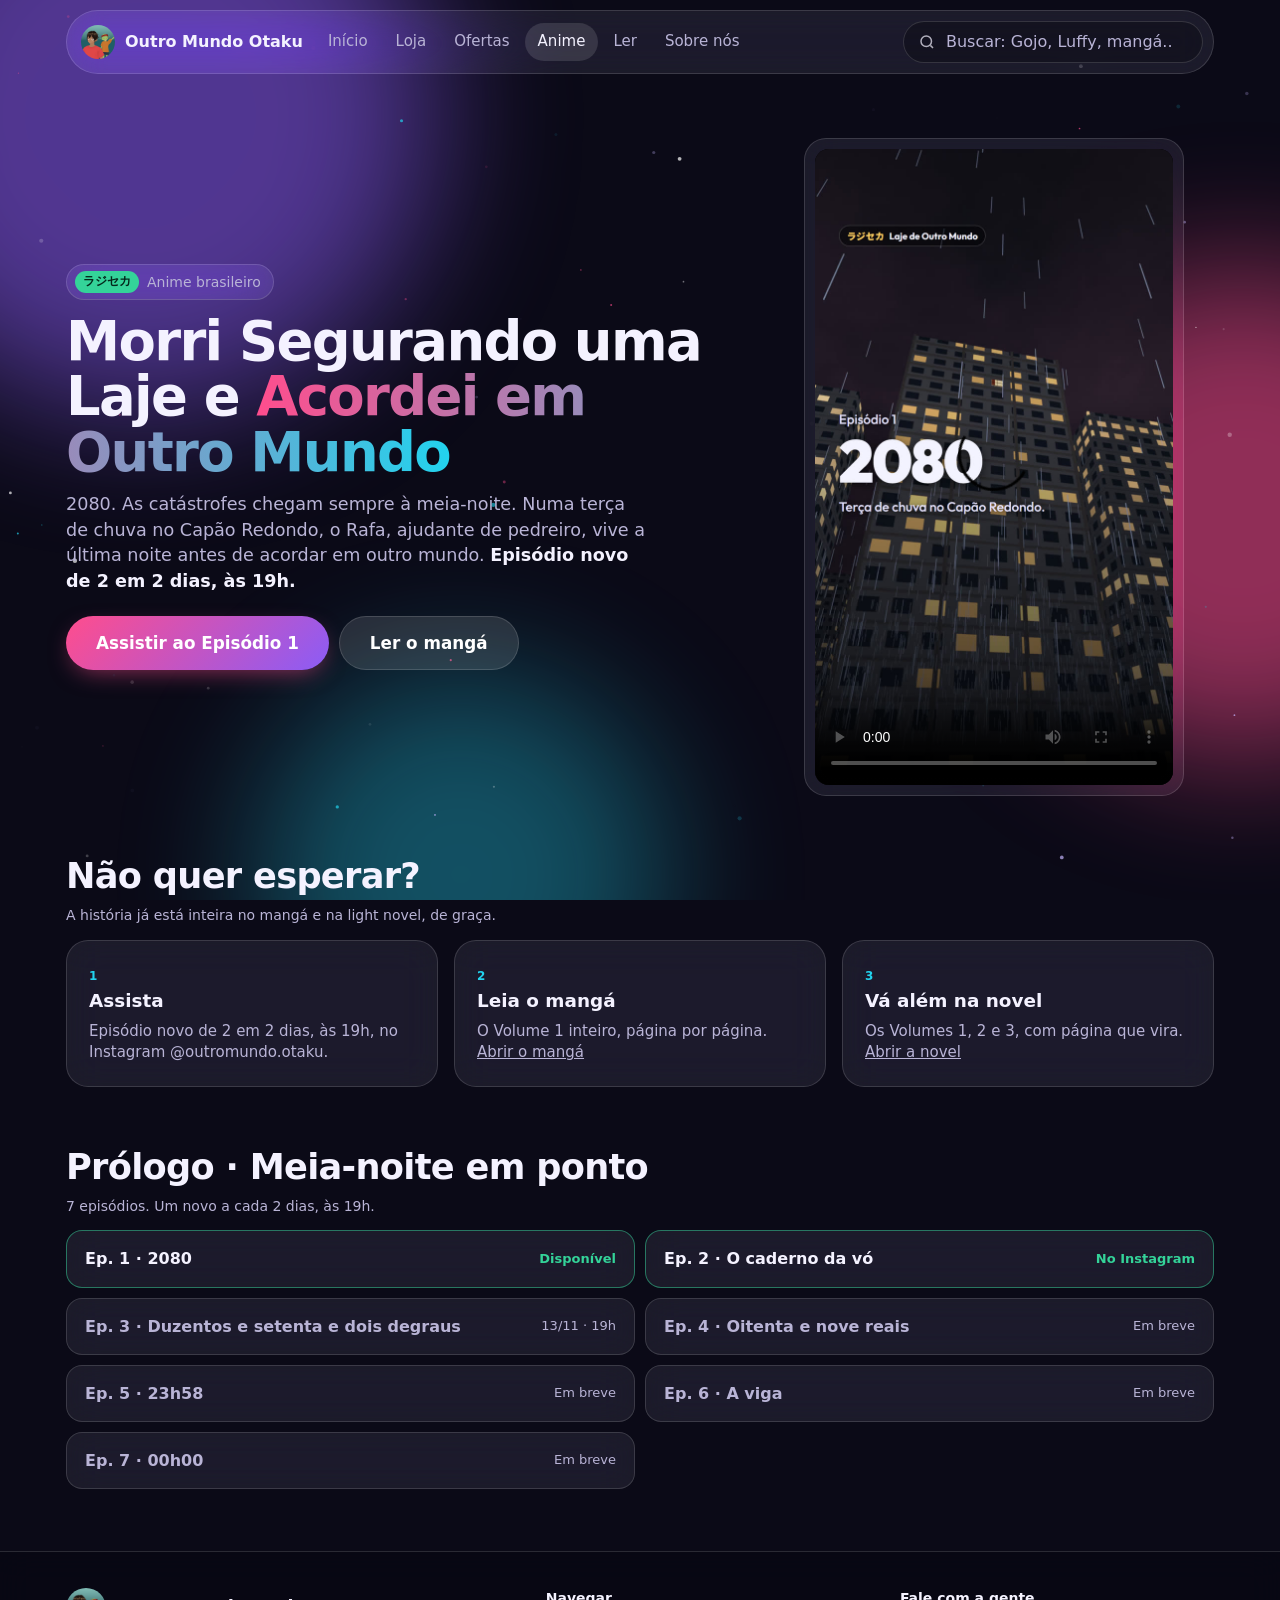
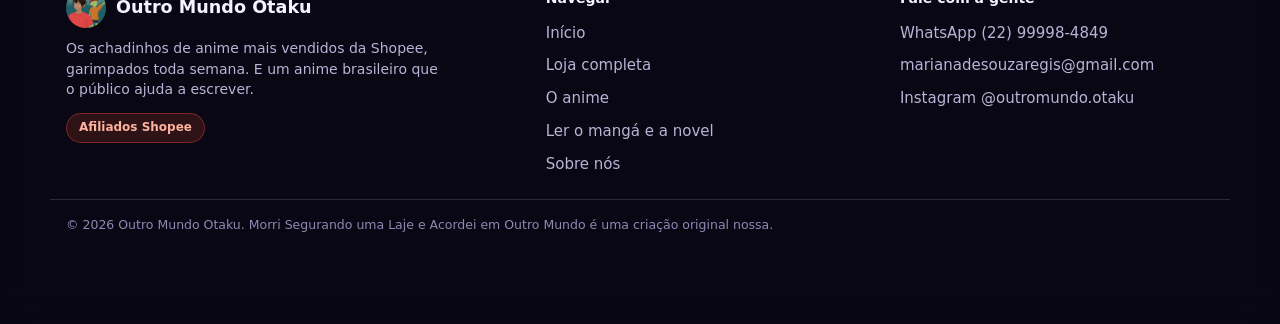
<file: anime.html>
<!doctype html>
<html lang="pt-BR">
<head>
<meta charset="utf-8">
<meta name="viewport" content="width=device-width, initial-scale=1, viewport-fit=cover">
<meta http-equiv="Content-Security-Policy" content="default-src 'none'; script-src 'self'; style-src 'self' https://fonts.googleapis.com; font-src https://fonts.gstatic.com; img-src 'self' https://down-br.img.susercontent.com; media-src 'self'; connect-src 'none'; base-uri 'none'; form-action 'self'; object-src 'none'; manifest-src 'self'; upgrade-insecure-requests">
<meta name="referrer" content="strict-origin-when-cross-origin">
<title>Morri Segurando uma Laje e Acordei em Outro Mundo | Outro Mundo Otaku</title>
<meta name="description" content="Anime brasileiro em episódios de 1 minuto: em 2080, o Rafa, ajudante de pedreiro do Capão Redondo, vive a última noite antes de acordar em outro mundo. Episódio novo de 2 em 2 dias, e o mangá e a novel para ler de graça.">
<meta property="og:title" content="Morri Segurando uma Laje e Acordei em Outro Mundo (ラジセカ)">
<meta property="og:description" content="Anime brasileiro, com mangá e light novel para ler de graça.">
<meta property="og:image" content="https://coldxx.github.io/outromundo/img/capa-ep1.jpg">
<meta name="theme-color" content="#0b0a17">
<link rel="icon" href="img/icone.png">
<link rel="preconnect" href="https://fonts.googleapis.com">
<link rel="preconnect" href="https://fonts.gstatic.com" crossorigin>
<link href="https://fonts.googleapis.com/css2?family=Outfit:wght@400;500;600;700;800&family=Noto+Sans+JP:wght@900&display=swap" rel="stylesheet">
<link rel="stylesheet" href="estilo.css">
<script src="produtos.js"></script>
<script src="comum.js"></script>
</head>
<body>
<div class="luzes" aria-hidden="true"><span></span><span></span><span></span></div>
<canvas id="particulas" aria-hidden="true"></canvas>

<header class="topo miolo">
  <nav class="barra vidro" aria-label="Principal">
    <a class="logo" href="./"><img src="img/icone.png" alt="" width="34" height="34"><span>Outro Mundo Otaku</span></a>
    <ul class="menu" id="menu">
      <li><a href="./">Início</a></li>
      <li><a href="loja.html">Loja</a></li>
      <li><a href="./#ofertas">Ofertas</a></li>
      <li><a href="anime.html" aria-current="page">Anime</a></li>
      <li><a href="ler.html">Ler</a></li>
      <li><a href="sobre.html">Sobre nós</a></li>
    </ul>
    <form class="busca" action="loja.html" method="get" role="search">
      <svg width="18" height="18" viewBox="0 0 24 24" fill="none" stroke="currentColor" stroke-width="2" aria-hidden="true"><circle cx="11" cy="11" r="7"/><path d="m20 20-3.5-3.5"/></svg>
      <input name="q" type="search" maxlength="60" placeholder="Buscar: Gojo, Luffy, mangá..." aria-label="Buscar produto na loja">
    </form>
    <button class="abre-menu" type="button" aria-expanded="false" aria-controls="menu" aria-label="Abrir menu"><span></span><span></span><span></span></button>
  </nav>
</header>

<main class="miolo">
  <section class="anime-cab">
    <div>
      <span class="selo-topo vidro"><b class="jp">ラジセカ</b> Anime brasileiro</span>
      <h1>Morri Segurando uma Laje e <em>Acordei em Outro Mundo</em></h1>
      <p class="sub">2080. As catástrofes chegam sempre à meia-noite. Numa terça de chuva no Capão Redondo, o Rafa, ajudante de pedreiro, vive a última noite antes de acordar em outro mundo. <strong>Episódio novo de 2 em 2 dias, às 19h.</strong></p>
      <div class="acoes-heroi">
        <a class="botao grande" href="#ep1">Assistir ao Episódio 1</a>
        <a class="botao claro grande" href="ler.html">Ler o mangá</a>
      </div>
    </div>
    <div class="player vidro" id="ep1">
      <video controls playsinline preload="metadata" poster="img/capa-ep1.jpg" width="720" height="1280">
        <source src="video/ep01.mp4" type="video/mp4">
        Seu navegador não toca este vídeo. Assista no Instagram @outromundo.otaku.
      </video>
    </div>
  </section>

  <section class="bloco" aria-labelledby="ler-titulo">
    <div class="bloco-cab"><div><h2 id="ler-titulo">Não quer esperar?</h2><p>A história já está inteira no mangá e na light novel, de graça.</p></div></div>
    <div class="passos">
      <div class="passo vidro"><span class="num">1</span><h3>Assista</h3><p>Episódio novo de 2 em 2 dias, às 19h, no Instagram @outromundo.otaku.</p></div>
      <div class="passo vidro"><span class="num">2</span><h3>Leia o mangá</h3><p>O Volume 1 inteiro, página por página. <a href="ler.html">Abrir o mangá</a></p></div>
      <div class="passo vidro"><span class="num">3</span><h3>Vá além na novel</h3><p>Os Volumes 1, 2 e 3, com página que vira. <a href="ler.html">Abrir a novel</a></p></div>
    </div>
  </section>

  <section class="bloco" aria-labelledby="eps-titulo">
    <div class="bloco-cab"><div><h2 id="eps-titulo">Prólogo · Meia-noite em ponto</h2><p>7 episódios. Um novo a cada 2 dias, às 19h.</p></div></div>
    <ol class="episodios">
      <li class="vidro disponivel"><a href="#ep1"><b>Ep. 1 · 2080</b><span>Disponível</span></a></li>
      <li class="vidro disponivel"><a href="https://www.instagram.com/outromundo.otaku/reels/" rel="noopener"><b>Ep. 2 · O caderno da vó</b><span>No Instagram</span></a></li>
      <li class="vidro"><b>Ep. 3 · Duzentos e setenta e dois degraus</b><span>13/11 · 19h</span></li>
      <li class="vidro"><b>Ep. 4 · Oitenta e nove reais</b><span>Em breve</span></li>
      <li class="vidro"><b>Ep. 5 · 23h58</b><span>Em breve</span></li>
      <li class="vidro"><b>Ep. 6 · A viga</b><span>Em breve</span></li>
      <li class="vidro"><b>Ep. 7 · 00h00</b><span>Em breve</span></li>
    </ol>
  </section>
</main>

<footer class="rodape">
  <div class="colunas miolo">
    <div>
      <div class="marca-rod"><img src="img/icone.png" alt="" width="40" height="40">Outro Mundo Otaku</div>
      <p>Os achadinhos de anime mais vendidos da Shopee, garimpados toda semana. E um anime brasileiro que o público ajuda a escrever.</p>
      <span class="selo-afiliado">Afiliados Shopee</span>
    </div>
    <div>
      <h4>Navegar</h4>
      <ul>
        <li><a href="./">Início</a></li>
        <li><a href="loja.html">Loja completa</a></li>
        <li><a href="anime.html">O anime</a></li>
        <li><a href="ler.html">Ler o mangá e a novel</a></li>
        <li><a href="sobre.html">Sobre nós</a></li>
      </ul>
    </div>
    <div>
      <h4>Fale com a gente</h4>
      <ul>
        <li><a href="https://wa.me/5522999984849" rel="noopener">WhatsApp (22) 99998-4849</a></li>
        <li><a href="mailto:marianadesouzaregis@gmail.com">marianadesouzaregis@gmail.com</a></li>
        <li><a href="https://www.instagram.com/outromundo.otaku/" rel="noopener">Instagram @outromundo.otaku</a></li>
      </ul>
    </div>
  </div>
  <div class="fim miolo">
    <p>© <span class="ano">2026</span> Outro Mundo Otaku. Morri Segurando uma Laje e Acordei em Outro Mundo é uma criação original nossa.</p>
  </div>
</footer>
</body>
</html>
</file>
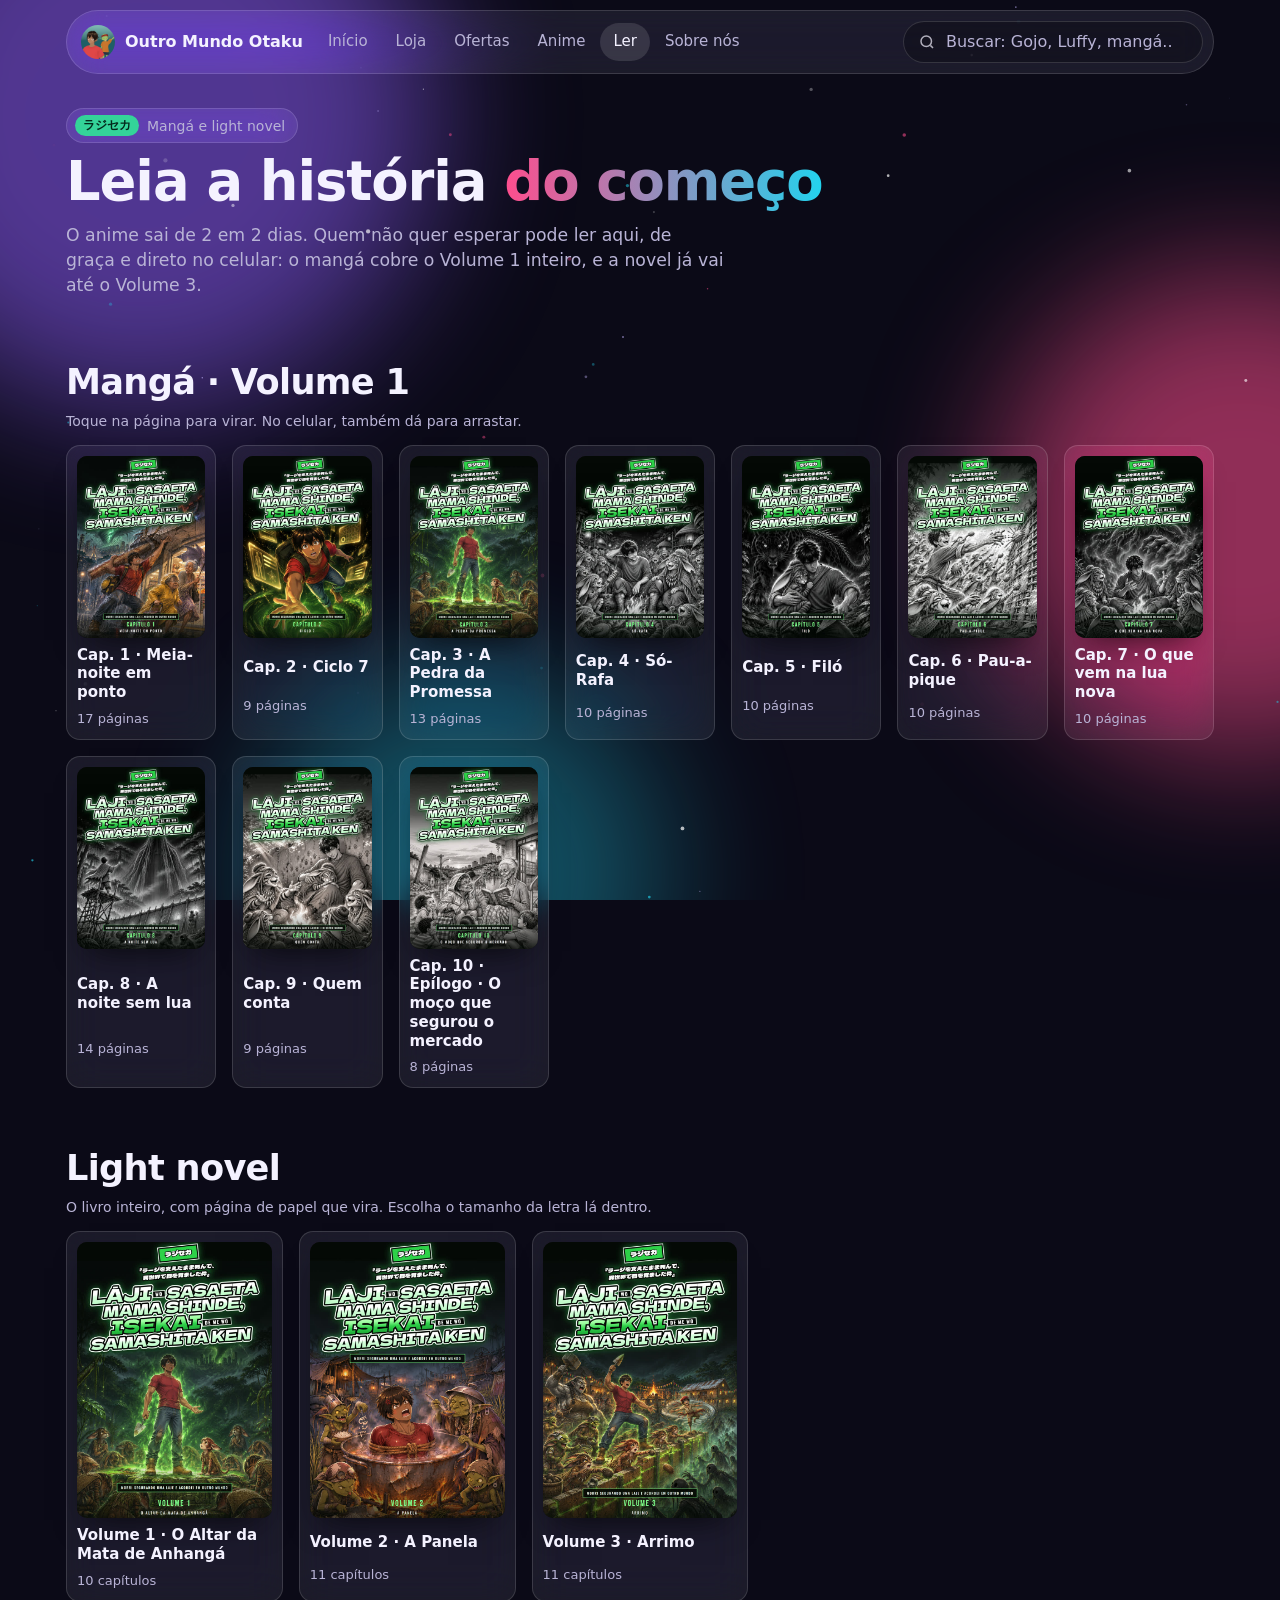
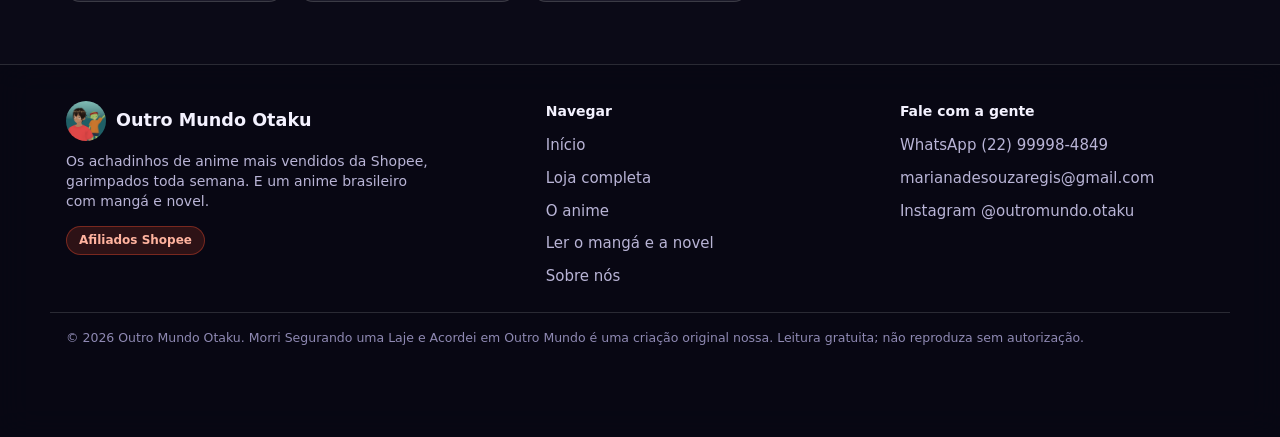
<file: ler.html>
<!doctype html>
<html lang="pt-BR">
<head>
<meta charset="utf-8">
<meta name="viewport" content="width=device-width, initial-scale=1, viewport-fit=cover">
<meta http-equiv="Content-Security-Policy" content="default-src 'none'; script-src 'self'; style-src 'self' https://fonts.googleapis.com; font-src https://fonts.gstatic.com; img-src 'self' https://down-br.img.susercontent.com; connect-src 'none'; base-uri 'none'; form-action 'self'; object-src 'none'; manifest-src 'self'; upgrade-insecure-requests">
<meta name="referrer" content="strict-origin-when-cross-origin">
<title>Ler o mangá e a novel | Outro Mundo Otaku</title>
<meta name="description" content="Leia de graça o mangá e a light novel de Morri Segurando uma Laje e Acordei em Outro Mundo: o Rafa, ajudante de pedreiro do Capão, acorda num altar em Arandu.">
<meta property="og:title" content="Ler Morri Segurando uma Laje e Acordei em Outro Mundo">
<meta property="og:description" content="Mangá e light novel de graça, direto no celular.">
<meta property="og:image" content="https://coldxx.github.io/outromundo/leitura/capas/novel_v1.jpg">
<meta name="theme-color" content="#0b0a17">
<link rel="icon" href="img/icone.png">
<link rel="preconnect" href="https://fonts.googleapis.com">
<link rel="preconnect" href="https://fonts.gstatic.com" crossorigin>
<link href="https://fonts.googleapis.com/css2?family=Outfit:wght@400;500;600;700;800&family=Noto+Sans+JP:wght@900&display=swap" rel="stylesheet">
<link rel="stylesheet" href="estilo.css">
<link rel="stylesheet" href="leitura.css">
<script src="produtos.js"></script>
<script src="comum.js"></script>
<script src="leitura/dados_manga.js"></script>
<script src="leitura/dados_novel.js"></script>
</head>
<body data-pagina="ler">
<div class="luzes" aria-hidden="true"><span></span><span></span><span></span></div>
<canvas id="particulas" aria-hidden="true"></canvas>

<header class="topo miolo">
  <nav class="barra vidro" aria-label="Principal">
    <a class="logo" href="./"><img src="img/icone.png" alt="" width="34" height="34"><span>Outro Mundo Otaku</span></a>
    <ul class="menu" id="menu">
      <li><a href="./">Início</a></li>
      <li><a href="loja.html">Loja</a></li>
      <li><a href="./#ofertas">Ofertas</a></li>
      <li><a href="anime.html">Anime</a></li>
      <li><a href="ler.html" aria-current="page">Ler</a></li>
      <li><a href="sobre.html">Sobre nós</a></li>
    </ul>
    <form class="busca" action="loja.html" method="get" role="search">
      <svg width="18" height="18" viewBox="0 0 24 24" fill="none" stroke="currentColor" stroke-width="2" aria-hidden="true"><circle cx="11" cy="11" r="7"/><path d="m20 20-3.5-3.5"/></svg>
      <input name="q" type="search" maxlength="60" placeholder="Buscar: Gojo, Luffy, mangá..." aria-label="Buscar produto na loja">
    </form>
    <button class="abre-menu" type="button" aria-expanded="false" aria-controls="menu" aria-label="Abrir menu"><span></span><span></span><span></span></button>
  </nav>
</header>

<main class="miolo">
  <section class="ler-cab">
    <span class="selo-topo vidro"><b class="jp">ラジセカ</b> Mangá e light novel</span>
    <h1>Leia a história <em>do começo</em></h1>
    <p>O anime sai de 2 em 2 dias. Quem não quer esperar pode ler aqui, de graça e direto no celular: o mangá cobre o Volume 1 inteiro, e a novel já vai até o Volume 3.</p>
    <a class="botao continuar" id="continuar-manga" href="manga.html?c=1">Continuar o mangá de onde parei</a>
  </section>

  <section class="bloco" aria-labelledby="t-manga">
    <div class="bloco-cab"><div><h2 id="t-manga">Mangá · Volume 1</h2><p>Toque na página para virar. No celular, também dá para arrastar.</p></div></div>
    <div class="estante" id="estante-manga"></div>
  </section>

  <section class="bloco" aria-labelledby="t-novel">
    <div class="bloco-cab"><div><h2 id="t-novel">Light novel</h2><p>O livro inteiro, com página de papel que vira. Escolha o tamanho da letra lá dentro.</p></div></div>
    <div class="estante volumes" id="estante-novel"></div>
  </section>
</main>

<footer class="rodape">
  <div class="colunas miolo">
    <div>
      <div class="marca-rod"><img src="img/icone.png" alt="" width="40" height="40">Outro Mundo Otaku</div>
      <p>Os achadinhos de anime mais vendidos da Shopee, garimpados toda semana. E um anime brasileiro com mangá e novel.</p>
      <span class="selo-afiliado">Afiliados Shopee</span>
    </div>
    <div>
      <h4>Navegar</h4>
      <ul>
        <li><a href="./">Início</a></li>
        <li><a href="loja.html">Loja completa</a></li>
        <li><a href="anime.html">O anime</a></li>
        <li><a href="ler.html">Ler o mangá e a novel</a></li>
        <li><a href="sobre.html">Sobre nós</a></li>
      </ul>
    </div>
    <div>
      <h4>Fale com a gente</h4>
      <ul>
        <li><a href="https://wa.me/5522999984849" rel="noopener">WhatsApp (22) 99998-4849</a></li>
        <li><a href="mailto:marianadesouzaregis@gmail.com">marianadesouzaregis@gmail.com</a></li>
        <li><a href="https://www.instagram.com/outromundo.otaku/" rel="noopener">Instagram @outromundo.otaku</a></li>
      </ul>
    </div>
  </div>
  <div class="fim miolo">
    <p>© <span class="ano">2026</span> Outro Mundo Otaku. Morri Segurando uma Laje e Acordei em Outro Mundo é uma criação original nossa. Leitura gratuita; não reproduza sem autorização.</p>
  </div>
</footer>
<script src="leitor.js"></script>
</body>
</html>
</file>
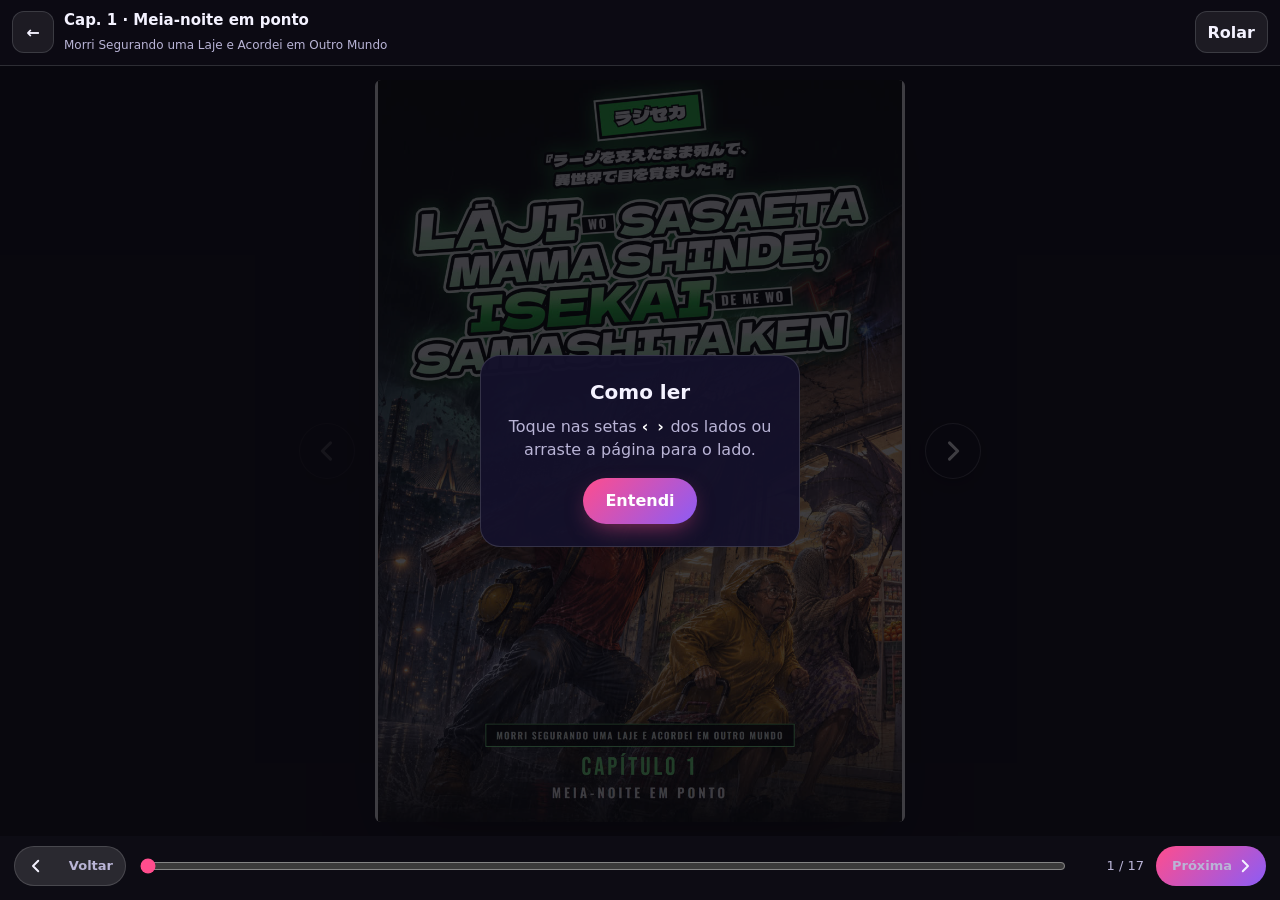
<file: manga.html>
<!doctype html>
<html lang="pt-BR">
<head>
<meta charset="utf-8">
<meta name="viewport" content="width=device-width, initial-scale=1, viewport-fit=cover">
<meta http-equiv="Content-Security-Policy" content="default-src 'none'; script-src 'self'; style-src 'self' https://fonts.googleapis.com; font-src https://fonts.gstatic.com; img-src 'self'; connect-src 'none'; base-uri 'none'; form-action 'self'; object-src 'none'; upgrade-insecure-requests">
<meta name="referrer" content="strict-origin-when-cross-origin">
<title>Mangá | Outro Mundo Otaku</title>
<meta name="description" content="Leia o mangá de Morri Segurando uma Laje e Acordei em Outro Mundo.">
<meta name="theme-color" content="#0d0c14">
<link rel="icon" href="img/icone.png">
<link rel="preconnect" href="https://fonts.googleapis.com">
<link rel="preconnect" href="https://fonts.gstatic.com" crossorigin>
<link href="https://fonts.googleapis.com/css2?family=Outfit:wght@400;600;700&display=swap" rel="stylesheet">
<link rel="stylesheet" href="estilo.css">
<link rel="stylesheet" href="leitura.css">
<script src="leitura/dados_manga.js"></script>
</head>
<body class="leitor" data-leitor="manga">
<div class="l-barra">
  <a href="ler.html" aria-label="Voltar para a lista">←</a>
  <div class="l-titulo"><b id="l-cap">Mangá</b><span>Morri Segurando uma Laje e Acordei em Outro Mundo</span></div>
  <button type="button" id="l-modo">Rolar</button>
</div>
<div class="palco" id="palco">
  <div class="aviso-fim" id="l-fim">
    <div>
      <h2>Fim do capítulo</h2>
      <p>Gostou? Segue o @outromundo.otaku para ver o anime.</p>
      <div class="acoes"><a class="botao" id="l-proximo" href="ler.html">Próximo</a><button class="botao claro" type="button" id="l-fecha-fim">Reler</button></div>
    </div>
  </div>
</div>
<div class="rolagem" id="rolagem"></div>
<div class="l-rodape">
  <input type="range" id="l-regua" min="1" max="1" value="1" aria-label="Ir para a página">
  <span id="l-pag">1 / 1</span>
</div>
<script src="leitor.js"></script>
</body>
</html>
</file>
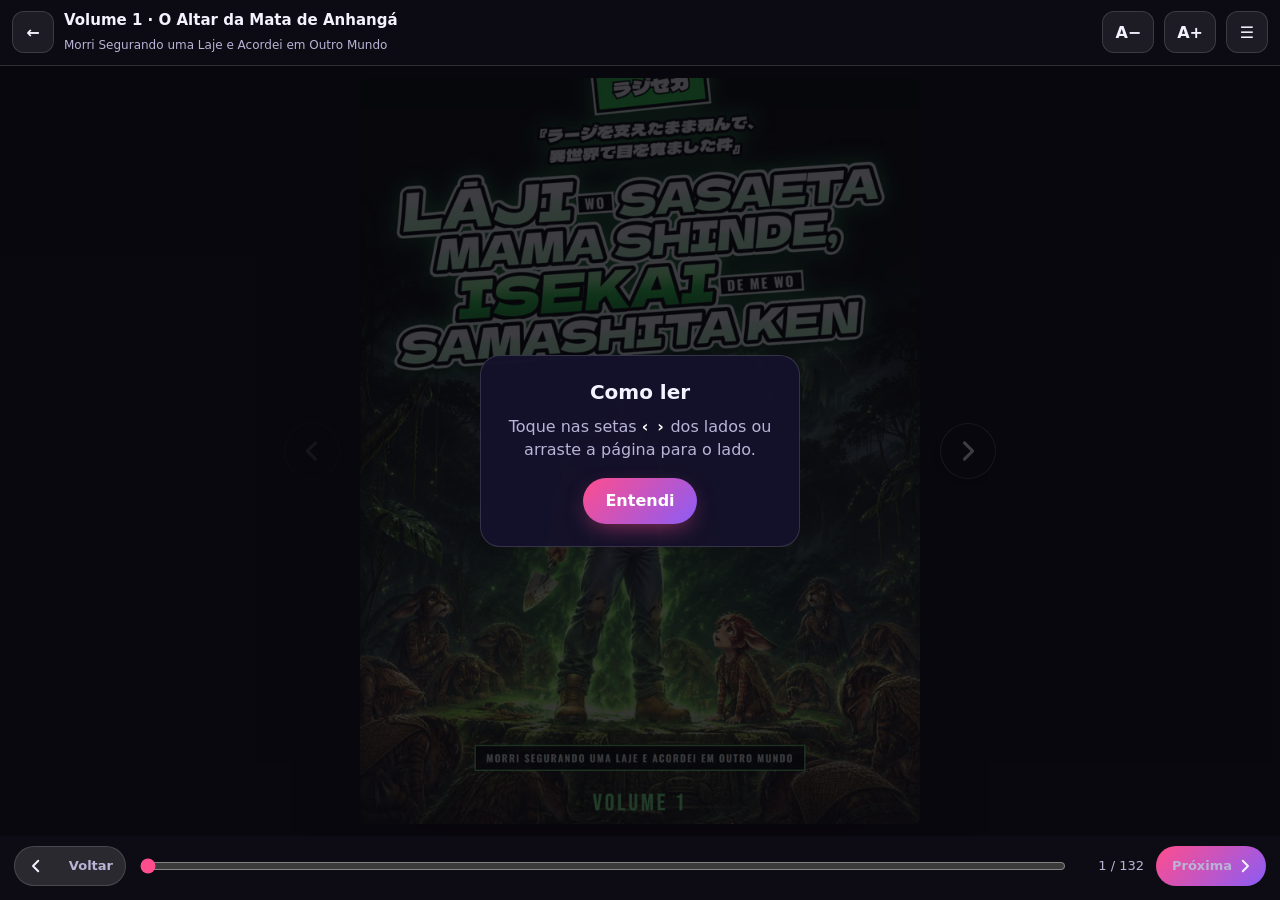
<file: novel.html>
<!doctype html>
<html lang="pt-BR">
<head>
<meta charset="utf-8">
<meta name="viewport" content="width=device-width, initial-scale=1, viewport-fit=cover">
<meta http-equiv="Content-Security-Policy" content="default-src 'none'; script-src 'self'; style-src 'self' https://fonts.googleapis.com; font-src https://fonts.gstatic.com; img-src 'self'; connect-src 'none'; base-uri 'none'; form-action 'self'; object-src 'none'; upgrade-insecure-requests">
<meta name="referrer" content="strict-origin-when-cross-origin">
<title>Light novel | Outro Mundo Otaku</title>
<meta name="description" content="Leia a light novel de Morri Segurando uma Laje e Acordei em Outro Mundo.">
<meta name="theme-color" content="#0d0c14">
<link rel="icon" href="img/icone.png">
<link rel="preconnect" href="https://fonts.googleapis.com">
<link rel="preconnect" href="https://fonts.gstatic.com" crossorigin>
<link href="https://fonts.googleapis.com/css2?family=Outfit:wght@400;600;700&family=Literata:ital,wght@0,400;0,600;1,400&family=JetBrains+Mono:wght@500;700&display=swap" rel="stylesheet">
<link rel="stylesheet" href="estilo.css">
<link rel="stylesheet" href="leitura.css">
</head>
<body class="leitor" data-leitor="novel">
<div class="l-barra">
  <a href="ler.html" aria-label="Voltar para a lista">←</a>
  <div class="l-titulo"><b id="l-cap">Light novel</b><span>Morri Segurando uma Laje e Acordei em Outro Mundo</span></div>
  <button type="button" id="l-menos" aria-label="Diminuir a letra">A−</button>
  <button type="button" id="l-mais" aria-label="Aumentar a letra">A+</button>
  <button type="button" id="l-sumario" aria-label="Capítulos">☰</button>
</div>
<div class="palco" id="palco">
  <nav class="sumario" id="sumario" aria-label="Capítulos"><h3>Capítulos</h3></nav>
</div>
<div class="l-rodape">
  <input type="range" id="l-regua" min="1" max="1" value="1" aria-label="Ir para a página">
  <span id="l-pag">1 / 1</span>
</div>
<script src="leitor.js"></script>
</body>
</html>
</file>
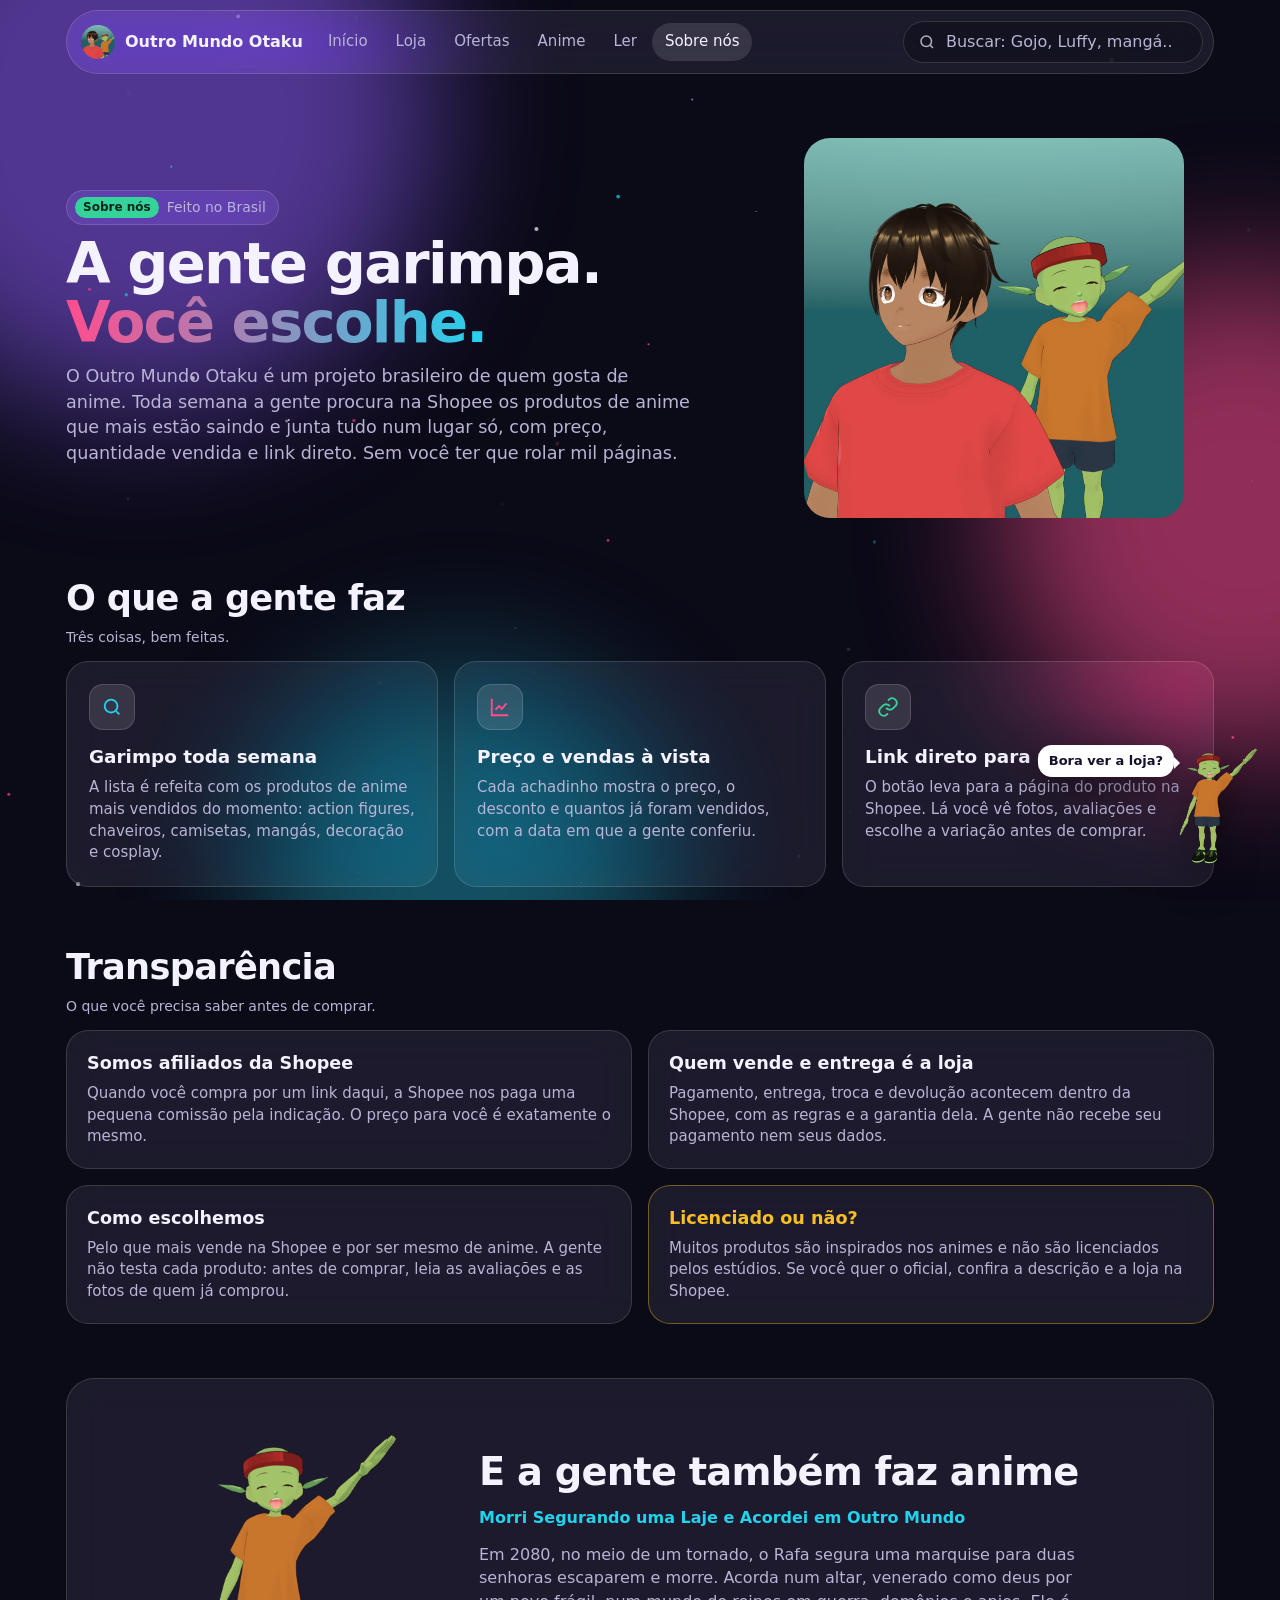
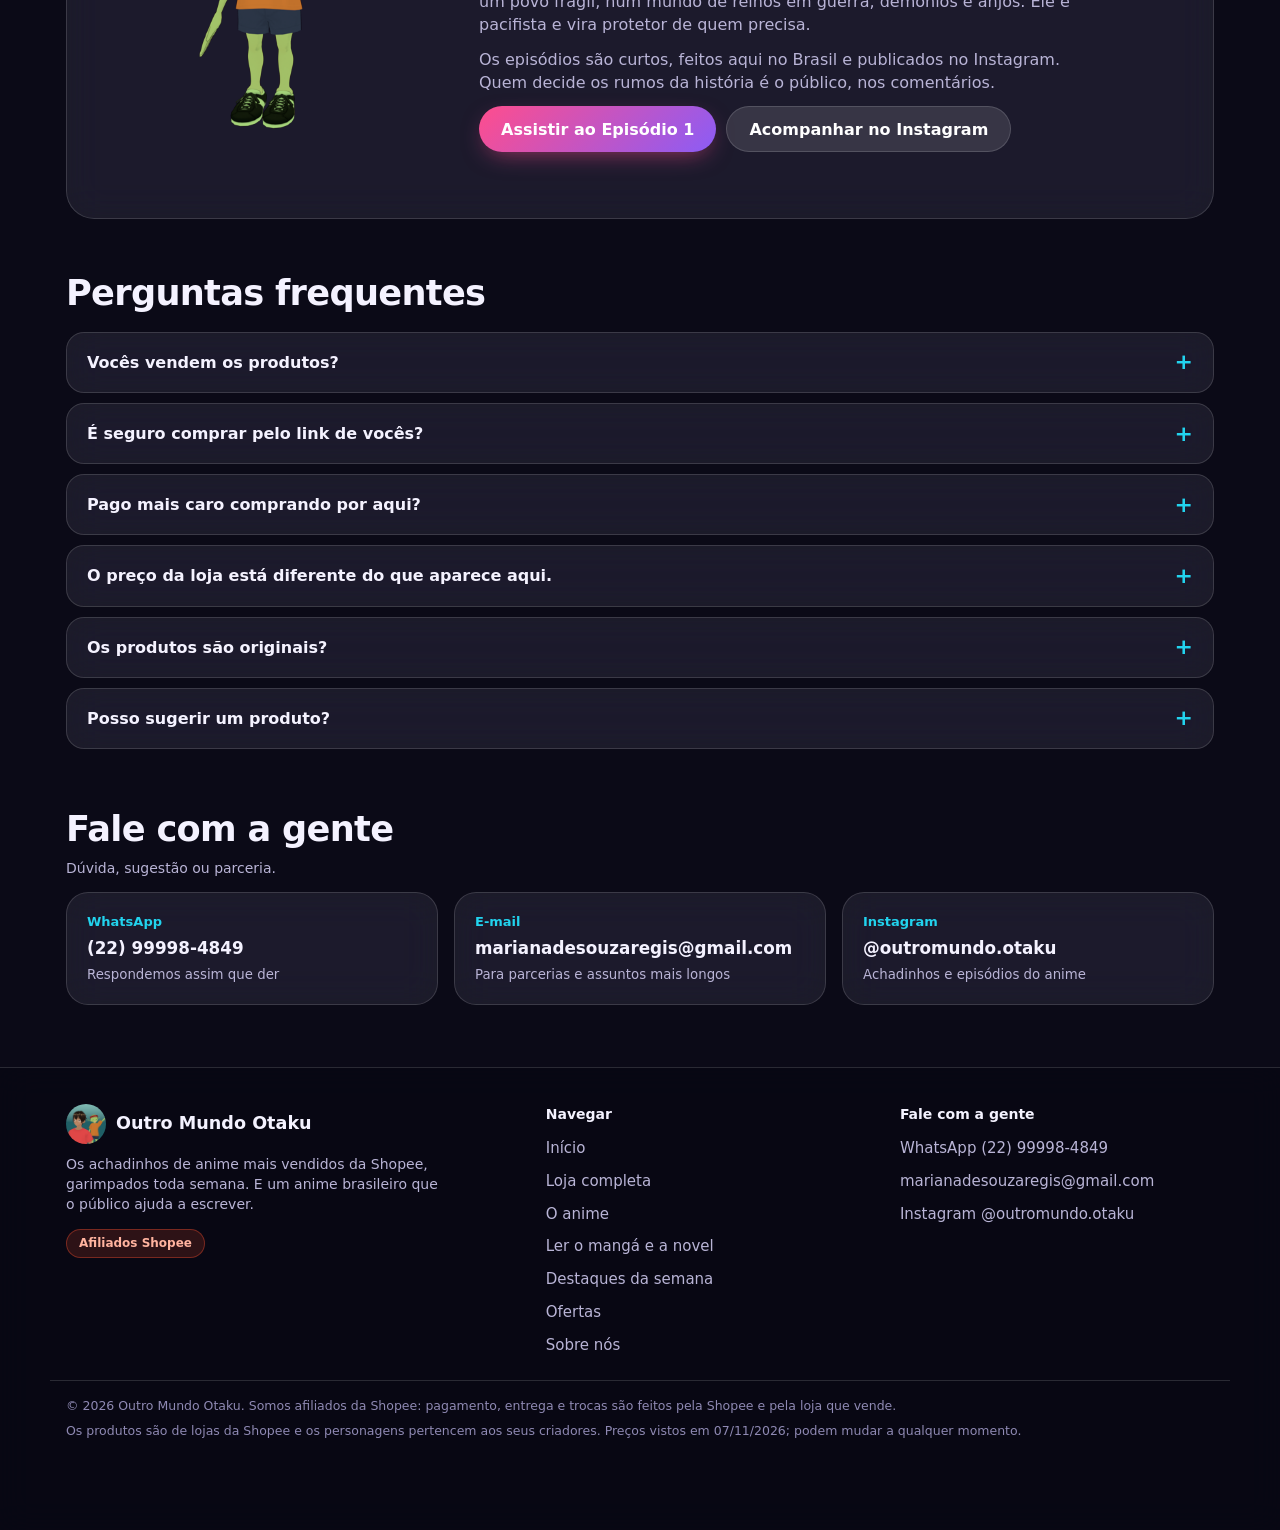
<file: sobre.html>
<!doctype html>
<html lang="pt-BR">
<head>
<meta charset="utf-8">
<meta name="viewport" content="width=device-width, initial-scale=1, viewport-fit=cover">
<meta http-equiv="Content-Security-Policy" content="default-src 'none'; script-src 'self'; style-src 'self' https://fonts.googleapis.com; font-src https://fonts.gstatic.com; img-src 'self' https://down-br.img.susercontent.com; connect-src 'none'; base-uri 'none'; form-action 'self'; object-src 'none'; manifest-src 'self'; upgrade-insecure-requests">
<meta name="referrer" content="strict-origin-when-cross-origin">
<title>Sobre nós | Outro Mundo Otaku</title>
<meta name="description" content="Quem faz o Outro Mundo Otaku, como escolhemos os achadinhos de anime, como funciona a compra pela Shopee e o anime brasileiro que estamos fazendo.">
<meta property="og:title" content="Sobre nós | Outro Mundo Otaku">
<meta property="og:description" content="Achadinhos de anime garimpados toda semana e um anime brasileiro que o público ajuda a escrever.">
<meta property="og:image" content="https://coldxx.github.io/outromundo/img/rafa-parafuso.jpg">
<meta name="theme-color" content="#0b0a17">
<link rel="icon" href="img/icone.png">
<link rel="preconnect" href="https://fonts.googleapis.com">
<link rel="preconnect" href="https://fonts.gstatic.com" crossorigin>
<link href="https://fonts.googleapis.com/css2?family=Outfit:wght@400;500;600;700;800&display=swap" rel="stylesheet">
<link rel="stylesheet" href="estilo.css">
<script src="produtos.js"></script>
<script src="comum.js"></script>
</head>
<body>
<div class="luzes" aria-hidden="true"><span></span><span></span><span></span></div>
<canvas id="particulas" aria-hidden="true"></canvas>
<a class="mascote fala" href="loja.html" aria-label="Ver a loja completa"><span class="balao">Bora ver a loja?</span><img src="img/mascote.png" alt="" width="440" height="550"></a>

<header class="topo miolo">
  <nav class="barra vidro" aria-label="Principal">
    <a class="logo" href="./"><img src="img/icone.png" alt="" width="34" height="34"><span>Outro Mundo Otaku</span></a>
    <ul class="menu" id="menu">
      <li><a href="./">Início</a></li>
      <li><a href="loja.html">Loja</a></li>
      <li><a href="./#ofertas">Ofertas</a></li>
      <li><a href="anime.html">Anime</a></li>
      <li><a href="ler.html">Ler</a></li>
      <li><a href="sobre.html" aria-current="page">Sobre nós</a></li>
    </ul>
    <form class="busca" action="loja.html" method="get" role="search">
      <svg width="18" height="18" viewBox="0 0 24 24" fill="none" stroke="currentColor" stroke-width="2" aria-hidden="true"><circle cx="11" cy="11" r="7"/><path d="m20 20-3.5-3.5"/></svg>
      <input name="q" type="search" maxlength="60" placeholder="Buscar: Gojo, Luffy, mangá..." aria-label="Buscar produto na loja">
    </form>
    <button class="abre-menu" type="button" aria-expanded="false" aria-controls="menu" aria-label="Abrir menu"><span></span><span></span><span></span></button>
  </nav>
</header>

<main class="miolo">
  <section class="sobre-cab">
    <div>
      <span class="selo-topo vidro"><b>Sobre nós</b> Feito no Brasil</span>
      <h1>A gente garimpa. <em>Você escolhe.</em></h1>
      <p>O Outro Mundo Otaku é um projeto brasileiro de quem gosta de anime. Toda semana a gente procura na Shopee os produtos de anime que mais estão saindo e junta tudo num lugar só, com preço, quantidade vendida e link direto. Sem você ter que rolar mil páginas.</p>
    </div>
    <img src="img/rafa-parafuso.jpg" alt="O Rafa e o Parafuso, personagens do nosso anime" width="720" height="720">
  </section>

  <section class="bloco" aria-labelledby="faz-titulo">
    <div class="bloco-cab"><div><h2 id="faz-titulo">O que a gente faz</h2><p>Três coisas, bem feitas.</p></div></div>
    <div class="passos">
      <div class="passo vidro">
        <div class="icone"><svg width="22" height="22" viewBox="0 0 24 24" fill="none" stroke="#22d3ee" stroke-width="2" aria-hidden="true"><circle cx="11" cy="11" r="7"/><path d="m20 20-3.5-3.5"/></svg></div>
        <h3>Garimpo toda semana</h3>
        <p>A lista é refeita com os produtos de anime mais vendidos do momento: action figures, chaveiros, camisetas, mangás, decoração e cosplay.</p>
      </div>
      <div class="passo vidro">
        <div class="icone"><svg width="22" height="22" viewBox="0 0 24 24" fill="none" stroke="#ff4d8d" stroke-width="2" aria-hidden="true"><path d="M3 3v18h18"/><path d="m7 15 4-4 3 3 5-6"/></svg></div>
        <h3>Preço e vendas à vista</h3>
        <p>Cada achadinho mostra o preço, o desconto e quantos já foram vendidos, com a data em que a gente conferiu.</p>
      </div>
      <div class="passo vidro">
        <div class="icone"><svg width="22" height="22" viewBox="0 0 24 24" fill="none" stroke="#34d399" stroke-width="2" aria-hidden="true"><path d="M10 13a5 5 0 0 0 7.5.5l3-3a5 5 0 0 0-7-7l-1.5 1.5"/><path d="M14 11a5 5 0 0 0-7.5-.5l-3 3a5 5 0 0 0 7 7l1.5-1.5"/></svg></div>
        <h3>Link direto para a Shopee</h3>
        <p>O botão leva para a página do produto na Shopee. Lá você vê fotos, avaliações e escolhe a variação antes de comprar.</p>
      </div>
    </div>
  </section>

  <section class="bloco" aria-labelledby="transp-titulo">
    <div class="bloco-cab"><div><h2 id="transp-titulo">Transparência</h2><p>O que você precisa saber antes de comprar.</p></div></div>
    <div class="criterios">
      <div class="criterio vidro">
        <h3>Somos afiliados da Shopee</h3>
        <p>Quando você compra por um link daqui, a Shopee nos paga uma pequena comissão pela indicação. O preço para você é exatamente o mesmo.</p>
      </div>
      <div class="criterio vidro">
        <h3>Quem vende e entrega é a loja</h3>
        <p>Pagamento, entrega, troca e devolução acontecem dentro da Shopee, com as regras e a garantia dela. A gente não recebe seu pagamento nem seus dados.</p>
      </div>
      <div class="criterio vidro">
        <h3>Como escolhemos</h3>
        <p>Pelo que mais vende na Shopee e por ser mesmo de anime. A gente não testa cada produto: antes de comprar, leia as avaliações e as fotos de quem já comprou.</p>
      </div>
      <div class="criterio vidro alerta">
        <h3>Licenciado ou não?</h3>
        <p>Muitos produtos são inspirados nos animes e não são licenciados pelos estúdios. Se você quer o oficial, confira a descrição e a loja na Shopee.</p>
      </div>
    </div>
  </section>

  <section class="sobre vidro" aria-labelledby="anime-titulo">
    <img class="retrato inteiro" src="img/mascote.png" alt="O Parafuso, goblin do nosso anime, acenando" width="440" height="550" loading="lazy">
    <div>
      <h2 id="anime-titulo">E a gente também faz anime</h2>
      <p class="quem">Morri Segurando uma Laje e Acordei em Outro Mundo</p>
      <p>Em 2080, no meio de um tornado, o Rafa segura uma marquise para duas senhoras escaparem e morre. Acorda num altar, venerado como deus por um povo frágil, num mundo de reinos em guerra, demônios e anjos. Ele é pacifista e vira protetor de quem precisa.</p>
      <p>Os episódios são curtos, feitos aqui no Brasil e publicados no Instagram. Quem decide os rumos da história é o público, nos comentários.</p>
      <div class="acoes-heroi"><a class="botao" href="anime.html">Assistir ao Episódio 1</a><a class="botao claro" href="https://www.instagram.com/outromundo.otaku/" rel="noopener">Acompanhar no Instagram</a></div>
    </div>
  </section>

  <section class="bloco" aria-labelledby="faq-titulo">
    <div class="bloco-cab"><div><h2 id="faq-titulo">Perguntas frequentes</h2></div></div>
    <div class="faq">
      <details class="vidro"><summary>Vocês vendem os produtos?</summary><p>Não. A gente indica produtos de lojas da Shopee. A compra, o pagamento e a entrega são feitos pela Shopee e pela loja que vende.</p></details>
      <details class="vidro"><summary>É seguro comprar pelo link de vocês?</summary><p>O link abre a página oficial do produto na Shopee (o endereço começa com s.shopee.com.br e vai para shopee.com.br). Você paga dentro da Shopee, como sempre. Desconfie de qualquer pessoa que peça pagamento por fora.</p></details>
      <details class="vidro"><summary>Pago mais caro comprando por aqui?</summary><p>Não. O preço é o mesmo. A comissão sai da Shopee, não do seu bolso.</p></details>
      <details class="vidro"><summary>O preço da loja está diferente do que aparece aqui.</summary><p>Preço e estoque mudam rápido. A gente mostra o valor do dia em que conferiu; o que vale é sempre o que aparece na Shopee na hora da compra.</p></details>
      <details class="vidro"><summary>Os produtos são originais?</summary><p>Depende da loja. Muitos são inspirados nos animes e não são licenciados. Confira a descrição, a loja e as avaliações antes de comprar.</p></details>
      <details class="vidro"><summary>Posso sugerir um produto?</summary><p>Pode e deve. Manda no WhatsApp ou no Instagram o que você está procurando que a gente garimpa.</p></details>
    </div>
  </section>

  <section class="bloco" aria-labelledby="contato-titulo">
    <div class="bloco-cab"><div><h2 id="contato-titulo">Fale com a gente</h2><p>Dúvida, sugestão ou parceria.</p></div></div>
    <div class="contatos">
      <a class="contato-card vidro" href="https://wa.me/5522999984849" rel="noopener"><span>WhatsApp</span><strong>(22) 99998-4849</strong><small>Respondemos assim que der</small></a>
      <a class="contato-card vidro" href="mailto:marianadesouzaregis@gmail.com"><span>E-mail</span><strong>marianadesouzaregis@gmail.com</strong><small>Para parcerias e assuntos mais longos</small></a>
      <a class="contato-card vidro" href="https://www.instagram.com/outromundo.otaku/" rel="noopener"><span>Instagram</span><strong>@outromundo.otaku</strong><small>Achadinhos e episódios do anime</small></a>
    </div>
  </section>
</main>

<footer class="rodape">
  <div class="colunas miolo">
    <div>
      <div class="marca-rod"><img src="img/icone.png" alt="" width="40" height="40">Outro Mundo Otaku</div>
      <p>Os achadinhos de anime mais vendidos da Shopee, garimpados toda semana. E um anime brasileiro que o público ajuda a escrever.</p>
      <span class="selo-afiliado">Afiliados Shopee</span>
    </div>
    <div>
      <h4>Navegar</h4>
      <ul>
        <li><a href="./">Início</a></li>
        <li><a href="loja.html">Loja completa</a></li>
        <li><a href="anime.html">O anime</a></li>
        <li><a href="ler.html">Ler o mangá e a novel</a></li>
        <li><a href="./#painel">Destaques da semana</a></li>
        <li><a href="./#ofertas">Ofertas</a></li>
        <li><a href="sobre.html">Sobre nós</a></li>
      </ul>
    </div>
    <div>
      <h4>Fale com a gente</h4>
      <ul>
        <li><a href="https://wa.me/5522999984849" rel="noopener">WhatsApp (22) 99998-4849</a></li>
        <li><a href="mailto:marianadesouzaregis@gmail.com">marianadesouzaregis@gmail.com</a></li>
        <li><a href="https://www.instagram.com/outromundo.otaku/" rel="noopener">Instagram @outromundo.otaku</a></li>
      </ul>
    </div>
  </div>
  <div class="fim miolo">
    <p>© <span class="ano">2026</span> Outro Mundo Otaku. Somos afiliados da Shopee: pagamento, entrega e trocas são feitos pela Shopee e pela loja que vende.</p>
    <p>Os produtos são de lojas da Shopee e os personagens pertencem aos seus criadores. Preços vistos em <span class="visto"></span>; podem mudar a qualquer momento.</p>
  </div>
</footer>
</body>
</html>
</file>
<file: estilo.css>
/* Outro Mundo Otaku · estilos comuns do início (index.html) e da loja (loja.html) */
:root {
  --fundo: #0b0a17; --texto: #f4f2ff; --suave: #b9b4d6;
  --vidro: rgba(255,255,255,.07); --vidro-forte: rgba(255,255,255,.12); --borda: rgba(255,255,255,.14);
  --rosa: #ff4d8d; --roxo: #8b5cf6; --ciano: #22d3ee; --verde: #34d399; --amarelo: #fbbf24;
  --raio: 22px; --raio-p: 14px; --margem: 16px;
}
* { box-sizing: border-box; }
html { -webkit-text-size-adjust: 100%; scroll-behavior: smooth; overflow-x: clip; }
body { margin: 0; min-height: 100vh; font-family: "Outfit", system-ui, sans-serif; color: var(--texto); background: var(--fundo); line-height: 1.45; overflow-x: clip; }
img { display: block; max-width: 100%; height: auto; }
a { color: inherit; }
:focus-visible { outline: 2px solid var(--ciano); outline-offset: 3px; }
.miolo { max-width: 1180px; margin: 0 auto; padding: 0 var(--margem); }
.vidro { background: var(--vidro); border: 1px solid var(--borda); -webkit-backdrop-filter: blur(18px) saturate(150%); backdrop-filter: blur(18px) saturate(150%); }
@supports not ((backdrop-filter: blur(1px)) or (-webkit-backdrop-filter: blur(1px))) { .vidro { background: rgba(30,26,60,.92); } }

/* fundo: luzes e partículas */
.luzes { position: fixed; inset: 0; z-index: -2; overflow: hidden; pointer-events: none; }
.luzes span { position: absolute; border-radius: 50%; filter: blur(70px); opacity: .55; animation: flutua 18s ease-in-out infinite alternate; }
.luzes span:nth-child(1) { width: 46vmax; height: 46vmax; background: var(--roxo); top: -14vmax; left: -12vmax; }
.luzes span:nth-child(2) { width: 38vmax; height: 38vmax; background: var(--rosa); top: 30vh; right: -16vmax; animation-delay: -6s; }
.luzes span:nth-child(3) { width: 32vmax; height: 32vmax; background: var(--ciano); bottom: -14vmax; left: 20vw; opacity: .35; animation-delay: -12s; }
@keyframes flutua { to { transform: translate(4vmax, 3vmax) scale(1.08); } }
#particulas { position: fixed; inset: 0; z-index: -1; pointer-events: none; }

/* botões */
.botao { display: inline-flex; align-items: center; justify-content: center; gap: 8px; min-height: 46px; padding: 0 22px; border-radius: 999px; border: 0; cursor: pointer; font: inherit; font-weight: 600; color: #fff; text-decoration: none; background: linear-gradient(135deg, var(--rosa), var(--roxo)); box-shadow: 0 8px 24px -8px rgba(255,77,141,.6); transition: transform .15s ease, box-shadow .2s ease, filter .2s; }
.botao:hover { filter: brightness(1.1); box-shadow: 0 10px 30px -8px rgba(255,77,141,.8); }
.botao:active { transform: scale(.97); }
.botao.claro { background: var(--vidro-forte); border: 1px solid var(--borda); box-shadow: none; }
.botao.grande { min-height: 54px; padding: 0 30px; font-size: 1.05rem; }

/* topo */
.topo { position: sticky; top: 10px; z-index: 20; margin-top: 10px; }
.barra { display: flex; align-items: center; gap: 12px; padding: 10px 10px 10px 14px; border-radius: 999px; }
.logo { flex: none; display: flex; align-items: center; gap: 10px; text-decoration: none; font-weight: 700; white-space: nowrap; }
.logo img { flex: none; width: 34px; height: 34px; border-radius: 50%; }
.logo span { display: none; }
.busca { flex: 1; display: flex; align-items: center; gap: 8px; background: rgba(0,0,0,.25); border: 1px solid var(--borda); border-radius: 999px; padding: 0 14px; min-height: 42px; margin: 0; }
.busca svg { flex: none; opacity: .7; }
.busca input { flex: 1; min-width: 0; background: none; border: 0; color: var(--texto); font: inherit; font-size: 16px; outline: none; }
.busca input::placeholder { color: var(--suave); }
.barra { position: relative; }
@media (min-width: 720px) { .logo span { display: inline; } }

/* barra de navegação */
.menu { list-style: none; margin: 0; padding: 0; display: none; }
.menu a { display: block; text-decoration: none; color: var(--suave); font-weight: 500; font-size: 15px; padding: 8px 13px; border-radius: 999px; white-space: nowrap; transition: background .2s, color .2s; }
.menu a:hover { color: var(--texto); background: var(--vidro-forte); }
.menu a[aria-current="page"] { color: var(--texto); background: var(--vidro-forte); }
.abre-menu { flex: none; width: 42px; height: 42px; border-radius: 50%; border: 1px solid var(--borda); background: var(--vidro); display: grid; place-content: center; gap: 4px; cursor: pointer; padding: 0; }
.abre-menu span { display: block; width: 18px; height: 2px; background: var(--texto); border-radius: 2px; transition: transform .25s, opacity .2s; }
.abre-menu[aria-expanded="true"] span:nth-child(1) { transform: translateY(6px) rotate(45deg); }
.abre-menu[aria-expanded="true"] span:nth-child(2) { opacity: 0; }
.abre-menu[aria-expanded="true"] span:nth-child(3) { transform: translateY(-6px) rotate(-45deg); }
.menu.aberto { display: grid; gap: 4px; position: absolute; top: calc(100% + 8px); left: 0; right: 0; padding: 10px; border-radius: 22px; background: rgba(20,17,43,.94); border: 1px solid var(--borda); -webkit-backdrop-filter: blur(18px); backdrop-filter: blur(18px); box-shadow: 0 20px 40px -12px rgba(0,0,0,.6); }
.menu.aberto a { padding: 13px 16px; font-size: 1.05rem; color: var(--texto); }
@media (min-width: 980px) {
  .menu, .menu.aberto { display: flex; gap: 2px; position: static; padding: 0; background: none; border: 0; box-shadow: none; -webkit-backdrop-filter: none; backdrop-filter: none; }
  .menu.aberto a { padding: 8px 13px; font-size: 15px; color: var(--suave); }
  .abre-menu { display: none; }
  .barra .busca { max-width: 300px; margin-left: auto; }
}

/* página Sobre nós */
.sobre-cab { padding: 40px 0 6px; display: grid; gap: 22px; align-items: center; }
.sobre-cab h1 { font-size: clamp(2.1rem, 6.5vw, 3.6rem); margin: 10px 0 12px; }
.sobre-cab p { color: var(--suave); font-size: 1.1rem; max-width: 56ch; margin: 0; }
.sobre-cab img { width: 100%; max-width: 380px; aspect-ratio: 1; object-fit: cover; border-radius: 26px; justify-self: center; }
@media (min-width: 900px) { .sobre-cab { grid-template-columns: 1.2fr .8fr; padding-top: 64px; gap: 48px; } }
.sobre .retrato.inteiro { object-fit: contain; aspect-ratio: 4 / 5; max-width: 300px; }
.criterios { display: grid; gap: 12px; }
@media (min-width: 800px) { .criterios { grid-template-columns: 1fr 1fr; gap: 16px; } }
.criterio { border-radius: var(--raio); padding: 20px; }
.criterio h3 { margin: 0 0 6px; font-size: 1.1rem; }
.criterio p { margin: 0; color: var(--suave); font-size: 15px; }
.criterio.alerta { border-color: rgba(251,191,36,.4); }
.criterio.alerta h3 { color: var(--amarelo); }
.faq { display: grid; gap: 10px; }
.faq details { border-radius: 18px; padding: 0; overflow: hidden; }
.faq summary { cursor: pointer; list-style: none; padding: 18px 52px 18px 20px; font-weight: 600; position: relative; }
.faq summary::-webkit-details-marker { display: none; }
.faq summary::after { content: "+"; position: absolute; right: 20px; top: 50%; transform: translateY(-50%); font-size: 22px; color: var(--ciano); transition: transform .2s; }
.faq details[open] summary::after { transform: translateY(-50%) rotate(45deg); }
.faq details p { margin: 0; padding: 0 20px 18px; color: var(--suave); }
.contatos { display: grid; gap: 12px; }
@media (min-width: 800px) { .contatos { grid-template-columns: repeat(3, 1fr); gap: 16px; } }
.contato-card { border-radius: var(--raio); padding: 20px; text-decoration: none; display: grid; gap: 4px; transition: transform .2s, background .2s; }
.contato-card:hover { transform: translateY(-3px); background: var(--vidro-forte); }
.contato-card span { font-size: 13px; color: var(--ciano); font-weight: 600; }
.contato-card strong { font-size: 1.05rem; word-break: break-word; }
.contato-card small { color: var(--suave); }

/* hero */
.heroi { display: grid; grid-template-columns: minmax(0, 1fr); gap: 22px; padding: 34px 0 10px; align-items: center; }
.heroi > * { min-width: 0; }
.selo-topo { display: inline-flex; align-items: center; gap: 8px; width: fit-content; padding: 6px 12px 6px 8px; border-radius: 999px; font-size: 14px; color: var(--suave); }
.selo-topo b { background: var(--verde); color: #04281b; border-radius: 999px; padding: 2px 8px; font-size: 12px; }
h1 { font-size: clamp(2.2rem, 7.5vw, 4.2rem); line-height: 1.02; letter-spacing: -0.03em; margin: 14px 0 12px; font-weight: 800; }
h1 em { font-style: normal; background: linear-gradient(90deg, var(--rosa), var(--ciano)); -webkit-background-clip: text; background-clip: text; color: transparent; }
.heroi p.sub { color: var(--suave); font-size: 1.1rem; margin: 0 0 22px; max-width: 46ch; }
.acoes-heroi { display: flex; flex-wrap: wrap; gap: 10px; }
@media (min-width: 900px) { .heroi { grid-template-columns: minmax(0, 1.1fr) minmax(0, .9fr); gap: 48px; padding: 70px 0 24px; } }

/* mascote flutuante */
.mascote { position: fixed; z-index: 30; right: 8px; bottom: 8px; width: 74px; animation: boia 4.5s ease-in-out infinite; filter: drop-shadow(0 14px 18px rgba(0,0,0,.5)); transition: transform .2s; }
.mascote:active { transform: scale(.94); }
.balao { position: absolute; right: 78%; top: 6px; background: #fff; color: #14112b; font-weight: 700; font-size: 13px; padding: 7px 11px; border-radius: 14px; white-space: nowrap; opacity: 0; transform: translateY(6px); transition: opacity .3s, transform .3s; pointer-events: none; }
.balao::after { content: ""; position: absolute; right: -6px; top: 12px; border: 6px solid transparent; border-left-color: #fff; border-right: 0; }
.mascote.fala .balao, .mascote:hover .balao, .mascote:focus-visible .balao { opacity: 1; transform: none; }
@keyframes boia { 0%, 100% { transform: translateY(0) rotate(-2deg); } 50% { transform: translateY(-14px) rotate(2deg); } }
@media (min-width: 900px) { .mascote { width: 118px; right: 14px; bottom: 14px; } }

/* pedaços comuns */
.tag { display: inline-block; font-size: 12px; font-weight: 700; padding: 4px 10px; border-radius: 999px; }
.tag.desc { background: var(--rosa); color: #fff; }
.tag.top { background: rgba(11,10,23,.75); color: #fff; border: 1px solid var(--borda); }
.linha-preco { display: flex; align-items: baseline; gap: 8px; flex-wrap: wrap; }
.preco { font-size: 1.7rem; font-weight: 800; }
.antes { color: var(--suave); text-decoration: line-through; font-size: .9rem; }
.setas { display: flex; gap: 8px; }
.seta { width: 40px; height: 40px; border-radius: 50%; display: grid; place-items: center; cursor: pointer; color: var(--texto); background: var(--vidro); border: 1px solid var(--borda); font-size: 18px; transition: background .2s, transform .15s; }
.seta:hover { background: var(--vidro-forte); }
.seta:active { transform: scale(.92); }
.bloco { padding: 48px 0 6px; }
.bloco-cab { display: flex; flex-wrap: wrap; align-items: end; justify-content: space-between; gap: 12px; margin-bottom: 14px; }
.bloco-cab h2 { font-size: clamp(1.6rem, 4vw, 2.2rem); margin: 0; letter-spacing: -0.02em; }
.bloco-cab p { margin: 4px 0 0; color: var(--suave); font-size: 14px; }

/* slide do topo */
.slider { position: relative; border-radius: var(--raio); padding: 14px; }
.janela { overflow: hidden; border-radius: 16px; }
.slides { display: flex; transition: transform .6s cubic-bezier(.2,.7,.2,1); }
.slide { flex: 0 0 100%; min-width: 0; display: grid; gap: 10px; text-decoration: none; }
.slide .foto { position: relative; background: #fff; border-radius: 16px; aspect-ratio: 1; overflow: hidden; }
.slide .foto img { width: 100%; height: 100%; object-fit: contain; }
.slide .foto .tag { position: absolute; top: 10px; left: 10px; }
.slide .foto .tag + .tag { left: auto; right: 10px; }
.slide h2 { font-size: 1.15rem; margin: 2px 0 0; line-height: 1.25; min-height: 2.5em; display: -webkit-box; -webkit-line-clamp: 2; -webkit-box-orient: vertical; overflow: hidden; }
.slide .botao { width: 100%; }
.slider-nav { display: flex; align-items: center; justify-content: space-between; margin-top: 12px; }
.pontos { display: flex; gap: 6px; }
.pontos button { width: 8px; height: 8px; padding: 0; border-radius: 999px; border: 0; background: rgba(255,255,255,.35); cursor: pointer; transition: width .3s, background .3s; }
.pontos button[aria-current="true"] { width: 24px; background: #fff; }

/* painel da semana */
.painel { display: grid; gap: 12px; grid-template-columns: repeat(2, minmax(0, 1fr)); }
@media (min-width: 900px) { .painel { grid-template-columns: repeat(4, minmax(0, 1fr)); gap: 16px; } }
.numero { border-radius: var(--raio); padding: 16px; }
.numero span { display: block; font-size: 13px; color: var(--suave); }
.numero strong { display: block; font-size: clamp(1.6rem, 5vw, 2.2rem); font-weight: 800; letter-spacing: -0.02em; margin-top: 2px; }
.numero small { color: var(--ciano); font-size: 13px; font-weight: 600; }
.recorde { border-radius: var(--raio); padding: 12px; display: grid; grid-template-columns: 76px 1fr; gap: 12px; align-items: center; text-decoration: none; transition: transform .2s, background .2s; }
.recorde:hover { transform: translateY(-3px); background: var(--vidro-forte); }
.recorde img { width: 76px; height: 76px; border-radius: 12px; background: #fff; object-fit: contain; }
.recorde span { display: block; font-size: 12px; font-weight: 700; color: var(--amarelo); }
.recorde b { display: -webkit-box; -webkit-line-clamp: 2; -webkit-box-orient: vertical; overflow: hidden; font-size: 14px; line-height: 1.25; margin: 2px 0; }
.recorde em { font-style: normal; font-weight: 800; }
.ranking { grid-column: 1 / -1; border-radius: var(--raio); padding: 16px; }
.ranking h3 { margin: 0 0 10px; font-size: 1.05rem; }
.barras { display: grid; gap: 8px; }
.barras a { display: grid; grid-template-columns: 130px 1fr 34px; gap: 10px; align-items: center; font-size: 14px; text-decoration: none; }
.barras .trilha { height: 10px; border-radius: 999px; background: rgba(255,255,255,.08); overflow: hidden; }
.barras .enche { display: block; height: 100%; border-radius: 999px; background: linear-gradient(90deg, var(--rosa), var(--ciano)); transform-origin: left; transform: scaleX(0); transition: transform 1s cubic-bezier(.2,.7,.2,1); }
.barras b { text-align: right; }
@media (min-width: 900px) { .ranking { grid-column: span 2; grid-row: span 2; } .barras a { grid-template-columns: 150px 1fr 34px; } }

/* cards de produto */
.trilho { display: grid; grid-auto-flow: column; grid-auto-columns: 68%; gap: 12px; overflow-x: auto; scroll-snap-type: x mandatory; padding: 4px 2px 14px; scrollbar-width: none; }
.trilho::-webkit-scrollbar { display: none; }
.trilho .card { scroll-snap-align: start; }
@media (min-width: 700px) { .trilho { grid-auto-columns: 32%; gap: 16px; } }
@media (min-width: 1040px) { .trilho { grid-auto-columns: calc((100% - 3 * 18px) / 4.3); gap: 18px; } }
.card { border-radius: var(--raio); padding: 10px; display: flex; flex-direction: column; gap: 8px; text-decoration: none; transition: transform .25s ease, background .25s, border-color .25s; }
.card:hover { transform: translateY(-4px); background: var(--vidro-forte); border-color: rgba(255,255,255,.28); }
.card .foto { position: relative; background: #fff; border-radius: 16px; aspect-ratio: 1; overflow: hidden; }
.card .foto img { width: 100%; height: 100%; object-fit: contain; transition: transform .4s ease; }
.card:hover .foto img { transform: scale(1.05); }
.card .tag { position: absolute; top: 8px; left: 8px; }
.card .anime { font-size: 12px; color: var(--ciano); font-weight: 600; }
.card .nome { font-size: 14px; line-height: 1.3; margin: 0; font-weight: 500; display: -webkit-box; -webkit-line-clamp: 2; -webkit-box-orient: vertical; overflow: hidden; min-height: 2.6em; }
.card .linha-preco { gap: 6px; margin-top: auto; }
.card .preco { font-size: 1.25rem; }
.card .antes { font-size: .78rem; }
.card .vendidos { font-size: 12px; color: var(--suave); }
.card .comprar { display: flex; align-items: center; justify-content: center; min-height: 40px; border-radius: 12px; font-weight: 600; font-size: 14px; color: #fff; background: linear-gradient(135deg, var(--rosa), var(--roxo)); }
.destaques { display: grid; gap: 12px; grid-template-columns: repeat(2, minmax(0, 1fr)); }
.destaques .card:first-child { grid-column: 1 / -1; }
.destaques .card:first-child .nome { font-size: 1.2rem; }
.destaques .card:first-child .preco { font-size: 1.6rem; }
@media (min-width: 900px) {
  .destaques { grid-template-columns: 2fr 1fr 1fr; gap: 18px; }
  .destaques .card:first-child { grid-column: 1; grid-row: 1 / span 2; }
  .destaques .card:first-child .foto { aspect-ratio: auto; flex: 1; min-height: 360px; }
}
.grade { display: grid; grid-template-columns: repeat(2, minmax(0, 1fr)); gap: 12px; }
@media (min-width: 700px) { .grade { grid-template-columns: repeat(3, minmax(0, 1fr)); gap: 16px; } }
@media (min-width: 1040px) { .grade { grid-template-columns: repeat(4, minmax(0, 1fr)); gap: 18px; } }
.vazio { grid-column: 1 / -1; text-align: center; color: var(--suave); padding: 40px 0; }

/* chamada para a loja completa */
.chamada-loja { margin-top: 22px; border-radius: 28px; padding: 26px 22px; display: grid; gap: 16px; align-items: center; text-align: center; justify-items: center; }
.chamada-loja h3 { margin: 0; font-size: clamp(1.4rem, 4vw, 2rem); letter-spacing: -0.02em; }
.chamada-loja p { margin: 0; color: var(--suave); max-width: 52ch; }
.chips { display: flex; flex-wrap: wrap; gap: 8px; justify-content: center; }
.chips a { font-size: 14px; text-decoration: none; padding: 7px 14px; border-radius: 999px; background: var(--vidro); border: 1px solid var(--borda); transition: background .2s; }
.chips a:hover { background: var(--vidro-forte); }

/* como funciona */
.passos { display: grid; gap: 12px; }
@media (min-width: 800px) { .passos { grid-template-columns: repeat(3, 1fr); gap: 16px; } }
.passo { border-radius: var(--raio); padding: 22px; }
.passo .icone { width: 46px; height: 46px; border-radius: 14px; display: grid; place-items: center; background: var(--vidro-forte); border: 1px solid var(--borda); margin-bottom: 14px; }
.passo .num { font-size: 12px; font-weight: 700; color: var(--ciano); }
.passo h3 { margin: 2px 0 6px; font-size: 1.15rem; }
.passo p { margin: 0; color: var(--suave); font-size: 15px; }

/* sobre */
.sobre { margin: 48px 0 0; border-radius: 28px; padding: 22px; display: grid; gap: 22px; align-items: center; }
.sobre .retrato { width: 100%; max-width: 360px; aspect-ratio: 1; object-fit: cover; border-radius: 22px; justify-self: center; }
.sobre h2 { font-size: clamp(1.6rem, 4vw, 2.4rem); margin: 0 0 6px; letter-spacing: -0.02em; }
.sobre .quem { color: var(--ciano); font-weight: 600; margin: 0 0 14px; }
.sobre p { color: var(--suave); margin: 0 0 12px; max-width: 60ch; }
.sobre p strong { color: var(--texto); }
.fatos { display: grid; grid-template-columns: repeat(3, 1fr); gap: 8px; margin: 18px 0 16px; }
.fatos div { border-radius: var(--raio-p); padding: 10px 12px; }
.fatos strong { display: block; font-size: 1.1rem; }
.fatos span { font-size: 12px; color: var(--suave); }
@media (min-width: 860px) { .sobre { grid-template-columns: 340px 1fr; padding: 32px; gap: 40px; } }

/* rodapé */
.rodape { margin-top: 56px; border-top: 1px solid var(--borda); background: rgba(8,7,18,.72); -webkit-backdrop-filter: blur(16px); backdrop-filter: blur(16px); }
.rodape .colunas { display: grid; gap: 28px; padding: 36px var(--margem) 24px; }
@media (min-width: 800px) { .rodape .colunas { grid-template-columns: 1.4fr 1fr 1fr; gap: 40px; } }
.rodape h4 { margin: 0 0 12px; font-size: 14px; color: var(--texto); }
.rodape .marca-rod { display: flex; align-items: center; gap: 10px; font-weight: 700; font-size: 1.1rem; }
.rodape .marca-rod img { width: 40px; height: 40px; border-radius: 50%; }
.rodape p { color: var(--suave); font-size: 14px; margin: 10px 0 0; max-width: 42ch; }
.rodape ul { list-style: none; margin: 0; padding: 0; display: grid; gap: 9px; }
.rodape li a { color: var(--suave); text-decoration: none; font-size: 15px; display: inline-flex; align-items: center; gap: 8px; }
.rodape li a:hover { color: var(--texto); }
.selo-afiliado { display: inline-flex; align-items: center; gap: 6px; margin-top: 14px; font-size: 12px; font-weight: 600; padding: 5px 12px; border-radius: 999px; background: rgba(238,77,45,.16); border: 1px solid rgba(238,77,45,.4); color: #ffb39f; }
.rodape .fim { border-top: 1px solid var(--borda); padding: 16px var(--margem) 90px; color: #8f89b3; font-size: 12.5px; display: grid; gap: 6px; }
.rodape .fim p { margin: 0; max-width: none; font-size: 12.5px; color: #8f89b3; }

/* loja completa */
.loja-cab { padding: 34px 0 6px; }
.loja-cab h1 { font-size: clamp(2rem, 6vw, 3.2rem); margin: 8px 0 6px; }
.loja-cab p { color: var(--suave); margin: 0; }
.voltar { color: var(--suave); text-decoration: none; font-size: 14px; }
.voltar:hover { color: var(--texto); }
.controles { position: sticky; top: 74px; z-index: 10; margin-top: 18px; border-radius: var(--raio); padding: 12px; display: grid; gap: 10px; }
.controles .linha { display: flex; flex-wrap: wrap; gap: 10px; align-items: center; justify-content: space-between; }
.ordem, .faixa { border-radius: 999px; padding: 0 14px; min-height: 40px; color: var(--texto); font: inherit; font-size: 15px; background: var(--vidro); border: 1px solid var(--borda); }
.ordem option, .faixa option { color: #111; }
.contagem { color: var(--suave); font-size: 14px; }
.filtros { display: flex; gap: 8px; overflow-x: auto; padding: 2px; scrollbar-width: none; }
.filtros::-webkit-scrollbar { display: none; }
.filtro { flex: none; border-radius: 999px; padding: 9px 16px; cursor: pointer; font: inherit; font-size: 15px; color: var(--texto); background: var(--vidro); border: 1px solid var(--borda); transition: background .2s, transform .15s; }
.filtro:hover { background: var(--vidro-forte); }
.filtro:active { transform: scale(.96); }
.filtro[aria-pressed="true"] { background: #fff; color: #14112b; border-color: #fff; font-weight: 600; }
.filtro small { opacity: .6; margin-left: 4px; }
.loja-grade { padding-top: 18px; }
.mais { display: flex; justify-content: center; padding: 22px 0 0; }

/* entradas */
.js .surge { opacity: 0; transform: translateY(16px); transition: opacity .5s ease, transform .5s ease; }
.js .surge.dentro { opacity: 1; transform: none; }
@media (prefers-reduced-motion: reduce) {
  html { scroll-behavior: auto; }
  .luzes span, .mascote { animation: none; }
  .slides { transition: none; }
  .js .surge { opacity: 1; transform: none; transition: none; }
  #particulas { display: none; }
}

/* página do anime */
.anime-cab { padding: 40px 0 6px; display: grid; gap: 26px; align-items: center; }
.anime-cab h1 { font-size: clamp(2rem, 6vw, 3.4rem); }
.anime-cab .sub { color: var(--suave); font-size: 1.1rem; max-width: 52ch; margin: 0 0 22px; }
.anime-cab .sub strong { color: var(--texto); }
.jp { font-family: "Noto Sans JP", sans-serif; font-weight: 900; }
.player { border-radius: var(--raio); padding: 10px; justify-self: center; width: 100%; max-width: 380px; }
.player video { display: block; width: 100%; height: auto; aspect-ratio: 9 / 16; border-radius: 14px; background: #000; }
@media (min-width: 900px) { .anime-cab { grid-template-columns: 1.2fr .8fr; padding-top: 64px; gap: 48px; } }
.episodios { list-style: none; margin: 0; padding: 0; display: grid; gap: 10px; }
@media (min-width: 800px) { .episodios { grid-template-columns: 1fr 1fr; } }
.episodios li { border-radius: 16px; display: flex; justify-content: space-between; align-items: center; gap: 12px; padding: 16px 18px; color: var(--suave); }
.episodios li a { display: flex; justify-content: space-between; align-items: center; gap: 12px; width: 100%; text-decoration: none; color: var(--texto); }
.episodios li span { font-size: 13px; white-space: nowrap; }
.episodios .disponivel { border-color: rgba(52,211,153,.5); }
.episodios .disponivel span { color: var(--verde); font-weight: 700; }
</file>
<file: leitura.css>
/* Área de leitura: índice (ler.html) e leitores (manga.html, novel.html) */
.ler-cab { padding: 34px 0 10px; }
.ler-cab h1 { font-size: clamp(2rem, 6vw, 3.4rem); line-height: 1.05; margin: 10px 0 12px; letter-spacing: -.02em; }
.ler-cab h1 em { font-style: normal; background: linear-gradient(90deg, var(--rosa), var(--ciano)); -webkit-background-clip: text; background-clip: text; color: transparent; }
.ler-cab p { color: var(--suave); max-width: 60ch; margin: 0; font-size: 1.08rem; }
.estante { display: grid; gap: 16px; grid-template-columns: repeat(auto-fill, minmax(150px, 1fr)); }
.estante.volumes { grid-template-columns: repeat(auto-fill, minmax(190px, 1fr)); }
.livro-card { display: grid; gap: 8px; text-decoration: none; color: var(--texto); border-radius: var(--raio-p); padding: 10px; transition: transform .2s, background .2s; }
.livro-card:hover { transform: translateY(-4px); background: var(--vidro-forte); }
.livro-card img { width: 100%; aspect-ratio: 1800 / 2550; object-fit: cover; border-radius: 10px; background: #111; box-shadow: 0 14px 30px -12px rgba(0,0,0,.7); }
.livro-card b { font-size: 15px; line-height: 1.25; }
.livro-card span { font-size: 13px; color: var(--suave); }
.livro-card .lendo { color: var(--verde); font-weight: 600; }
.continuar { display: none; margin-top: 18px; }
.continuar.ativo { display: inline-flex; }

/* ---------- leitor (tela cheia) ---------- */
body.leitor { background: #0d0c14; overflow: hidden; height: 100dvh; display: flex; flex-direction: column; }
.l-barra { flex: none; display: flex; align-items: center; gap: 10px; padding: 10px 12px; background: rgba(12,11,20,.92); border-bottom: 1px solid var(--borda); z-index: 5; }
.l-barra a, .l-barra button { flex: none; min-width: 42px; height: 42px; border-radius: 12px; border: 1px solid var(--borda); background: var(--vidro); color: var(--texto); font: inherit; font-weight: 600; cursor: pointer; display: grid; place-items: center; padding: 0 12px; text-decoration: none; }
.l-barra a:hover, .l-barra button:hover { background: var(--vidro-forte); }
.l-titulo { flex: 1; min-width: 0; }
.l-titulo b { display: block; font-size: 15px; white-space: nowrap; overflow: hidden; text-overflow: ellipsis; }
.l-titulo span { font-size: 12px; color: var(--suave); }
.palco { position: relative; flex: 1; min-height: 0; perspective: 2200px; display: grid; place-items: center; padding: 14px; overflow: hidden; touch-action: pan-y; user-select: none; }
.folha { position: absolute; inset: 0; margin: auto; width: min(100% - 28px, calc((100dvh - 150px) * .706)); height: min(100% - 28px, calc((100vw - 28px) / .706)); transform-origin: left center; backface-visibility: hidden; border-radius: 6px; box-shadow: 0 30px 60px -20px rgba(0,0,0,.8); display: none; }
.folha.ativa, .folha.vira-frente, .folha.vira-tras, .folha.embaixo { display: block; }
.folha.ativa, .folha.vira-frente, .folha.vira-tras { z-index: 2; }
.folha.embaixo { z-index: 1; }
.folha.vira-frente { animation: virafrente .55s cubic-bezier(.4,.1,.3,1) forwards; }
.folha.vira-tras { animation: viratras .55s cubic-bezier(.4,.1,.3,1) forwards; }
@keyframes virafrente { from { transform: rotateY(0); filter: brightness(1); } to { transform: rotateY(-105deg); filter: brightness(.55); } }
@keyframes viratras { from { transform: rotateY(-105deg); filter: brightness(.55); } to { transform: rotateY(0); filter: brightness(1); } }
@media (prefers-reduced-motion: reduce) { .folha.vira-frente, .folha.vira-tras { animation-duration: .01s; } }
.folha img { width: 100%; height: 100%; object-fit: contain; background: #fff; border-radius: 6px; display: block; }
.zona { position: absolute; top: 0; bottom: 0; width: 34%; z-index: 4; cursor: pointer; background: none; border: 0; padding: 0; outline: none; -webkit-tap-highlight-color: transparent; display: flex; align-items: center; }
.zona.esq { left: 0; justify-content: flex-start; } .zona.dir { right: 0; justify-content: flex-end; }
.zona .seta { width: 46px; height: 46px; margin: 0 6px; border-radius: 50%; display: grid; place-items: center; color: #fff;
  background: rgba(12,11,20,.72); border: 1px solid rgba(255,255,255,.28); box-shadow: 0 6px 18px rgba(0,0,0,.5); transition: transform .15s, background .2s, opacity .2s; }
.zona .seta svg { width: 24px; height: 24px; }
.zona:hover .seta, .zona:focus-visible .seta { background: var(--rosa); transform: scale(1.08); }
.zona:focus-visible .seta { outline: 2px solid #fff; outline-offset: 2px; }
.palco.no-inicio .zona.esq .seta, .palco.no-fim .zona.dir .seta { opacity: .25; }
/* no computador a seta encosta na lateral da página (--pw = largura da folha) */
body.leitor { --pw: min(100vw - 56px, calc((100dvh - 150px) * .706)); }
body[data-leitor="novel"] { --pw: min(100vw - 48px, 560px); }
@media (min-width: 900px) {
  .zona .seta { position: absolute; width: 56px; height: 56px; margin: 0; } .zona .seta svg { width: 28px; height: 28px; }
  .zona.esq .seta { left: max(8px, calc(50vw - var(--pw) / 2 - 76px)); }
  .zona.dir .seta { right: max(8px, calc(50vw - var(--pw) / 2 - 76px)); }
}
.passa { flex: none; display: inline-flex; align-items: center; gap: 4px; height: 40px; padding: 0 12px; border-radius: 999px; border: 1px solid var(--borda); background: var(--vidro-forte); color: var(--texto); font: inherit; font-size: 14px; font-weight: 600; cursor: pointer; }
.passa svg { width: 18px; height: 18px; }
.passa.dir { background: linear-gradient(135deg, var(--rosa), var(--roxo)); border: 0; }
@media (max-width: 420px) { .passa span { display: none; } .passa { width: 40px; padding: 0; justify-content: center; } }
.dica { position: absolute; inset: 0; z-index: 8; display: grid; place-items: center; background: rgba(8,7,14,.78); padding: 24px; text-align: center; animation: aparece .3s ease; }
.dica > div { max-width: 320px; padding: 22px; border-radius: 20px; background: rgba(20,17,43,.96); border: 1px solid var(--borda); }
.dica b { font-size: 1.25rem; }
.dica p { color: var(--suave); margin: 8px 0 16px; }
.dica p span { color: #fff; font-weight: 800; letter-spacing: .1em; }
@keyframes aparece { from { opacity: 0; } to { opacity: 1; } }
.l-rodape { flex: none; display: flex; align-items: center; gap: 12px; padding: 10px 14px 14px; }
.l-rodape input[type=range] { flex: 1; accent-color: var(--rosa); }
.l-rodape span { font-size: 13px; color: var(--suave); min-width: 64px; text-align: right; }
.aviso-fim { position: absolute; inset: 0; z-index: 6; display: none; place-items: center; background: rgba(8,7,14,.86); padding: 24px; text-align: center; }
.aviso-fim.ativo { display: grid; }
.aviso-fim h2 { margin: 0 0 8px; font-size: 1.6rem; }
.aviso-fim p { color: var(--suave); margin: 0 0 18px; }
.aviso-fim .acoes { display: flex; gap: 10px; flex-wrap: wrap; justify-content: center; }
/* rolagem contínua do mangá */
.rolagem { flex: 1; overflow-y: auto; display: none; padding: 10px 0 40px; }
.rolagem img { display: block; width: min(100%, 760px); margin: 0 auto 8px; background: #fff; }
body.modo-rolar .palco, body.modo-rolar .l-rodape { display: none; }
body.modo-rolar .rolagem { display: block; }

/* ---------- novel ---------- */
.folha.papel { background: #f6efdc; color: #2a2620; overflow: hidden; padding: 34px 30px 40px; font-family: "Literata", Georgia, serif; font-size: var(--fonte, 17px); line-height: 1.62; }
.folha.papel p { margin: 0 0 .65em; text-indent: 1.4em; text-align: justify; hyphens: auto; }
.folha.papel p.cont { text-indent: 0; }
body[data-leitor="novel"] .folha { width: min(100% - 24px, 560px); height: calc(100% - 24px); }
@media (max-width: 520px) { .folha.papel { padding: 24px 30px 34px; } .folha.papel p { text-align: left; } }
@media (max-width: 899px) { .zona .seta { width: 34px; height: 34px; margin: 0 2px; background: rgba(12,11,20,.6); } .zona .seta svg { width: 20px; height: 20px; } }
.folha.papel h2 { font-family: "Outfit", sans-serif; font-size: 1.5em; line-height: 1.15; margin: 1.6em 0 1em; color: #1f4d2e; }
.folha.papel .sep { text-align: center; letter-spacing: .6em; color: #9b8e70; margin: .6em 0 1em; }
.folha.papel .tela { font-family: "JetBrains Mono", monospace; font-size: .82em; line-height: 1.5; background: #0b1622; color: #d6f1ff; border: 2px solid #7dd3fc; border-radius: 6px; padding: .8em 1em; margin: .3em 0 1em; }
.folha.papel .tela strong { color: #7dd3fc; }
.folha.papel .num { position: absolute; bottom: 12px; left: 0; right: 0; text-align: center; font-family: "Outfit", sans-serif; font-size: 12px; color: #9b8e70; }
.folha.papel .corpo { height: 100%; overflow: hidden; }
.folha.capa-livro { background: #111; }
.folha.capa-livro img { object-fit: cover; }
.sumario { position: absolute; top: 0; right: 0; bottom: 0; width: min(360px, 88vw); z-index: 7; background: rgba(16,14,30,.97); border-left: 1px solid var(--borda); padding: 18px; overflow-y: auto; transform: translateX(105%); transition: transform .25s; }
.sumario.aberto { transform: none; }
.sumario h3 { margin: 4px 0 12px; }
.sumario button { display: block; width: 100%; text-align: left; padding: 12px; margin-bottom: 6px; border-radius: 10px; border: 1px solid var(--borda); background: var(--vidro); color: var(--texto); font: inherit; cursor: pointer; }
.sumario button:hover { background: var(--vidro-forte); }
</file>
